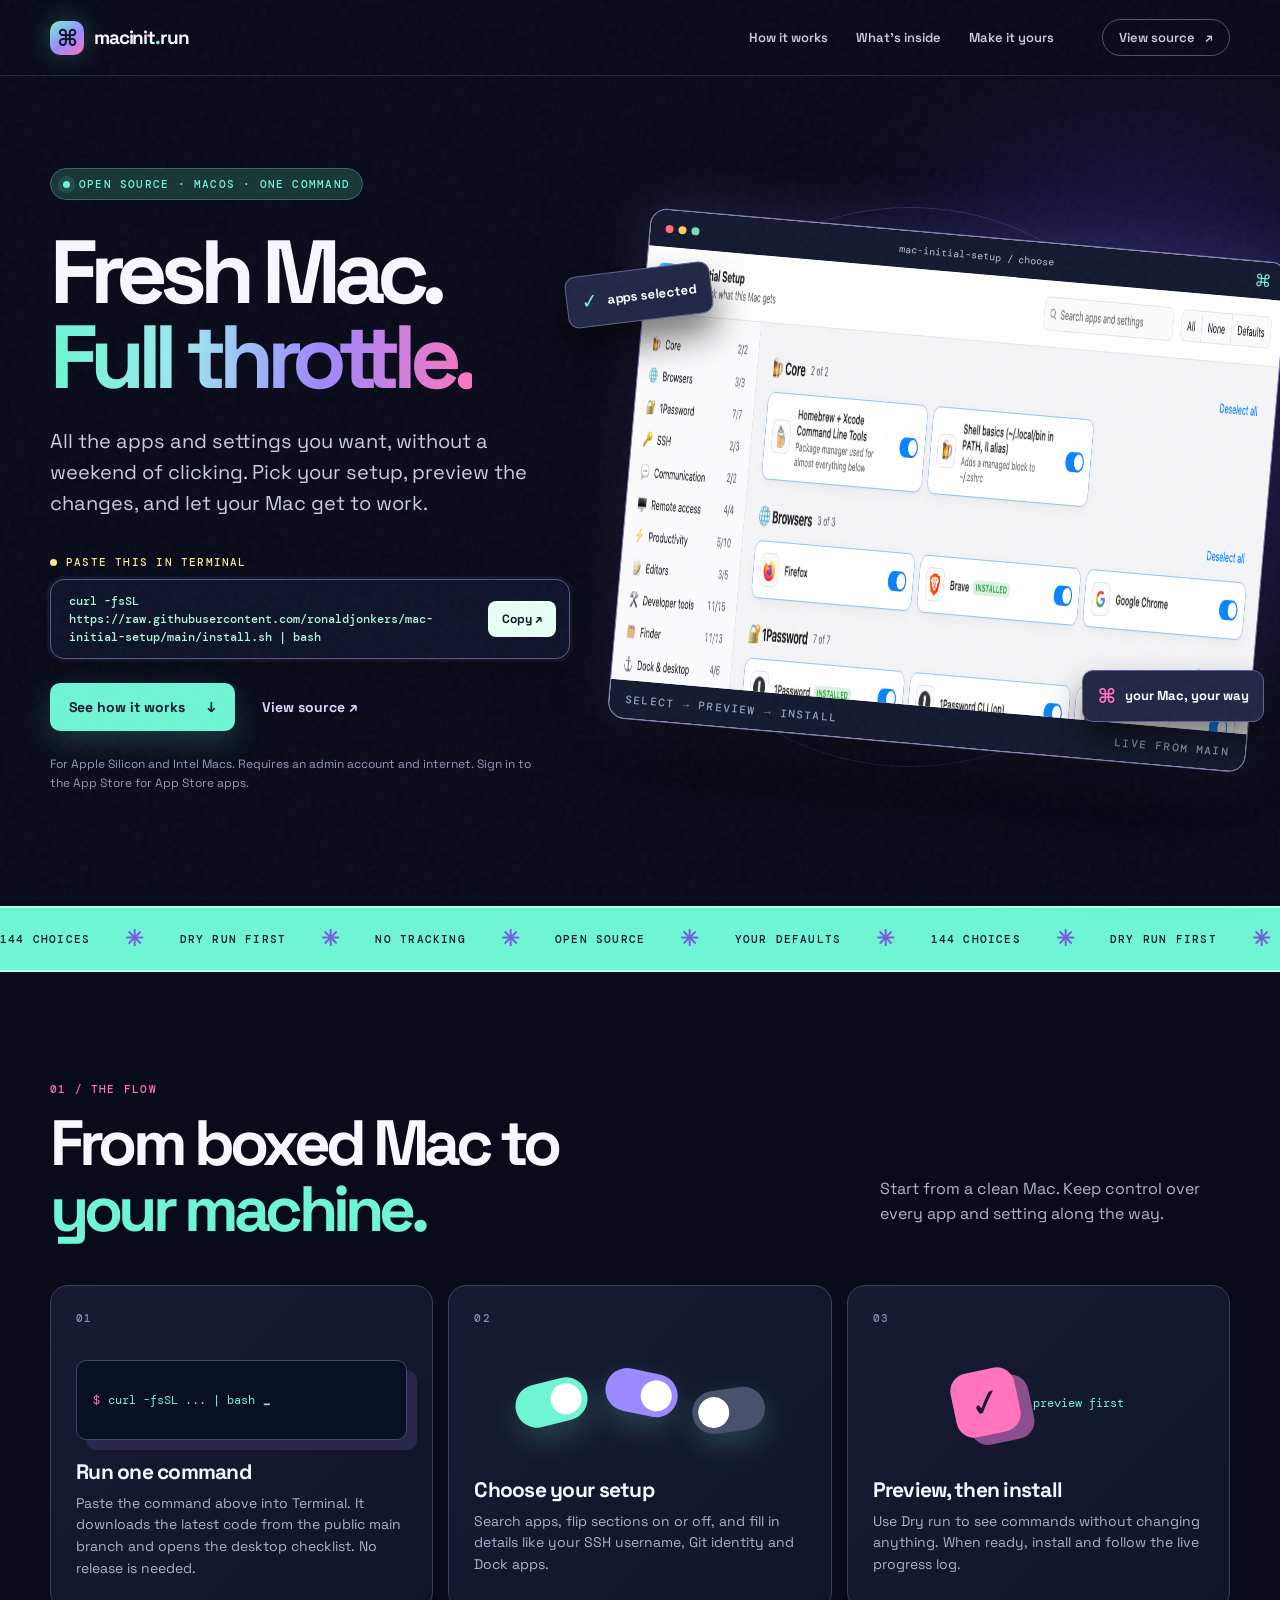
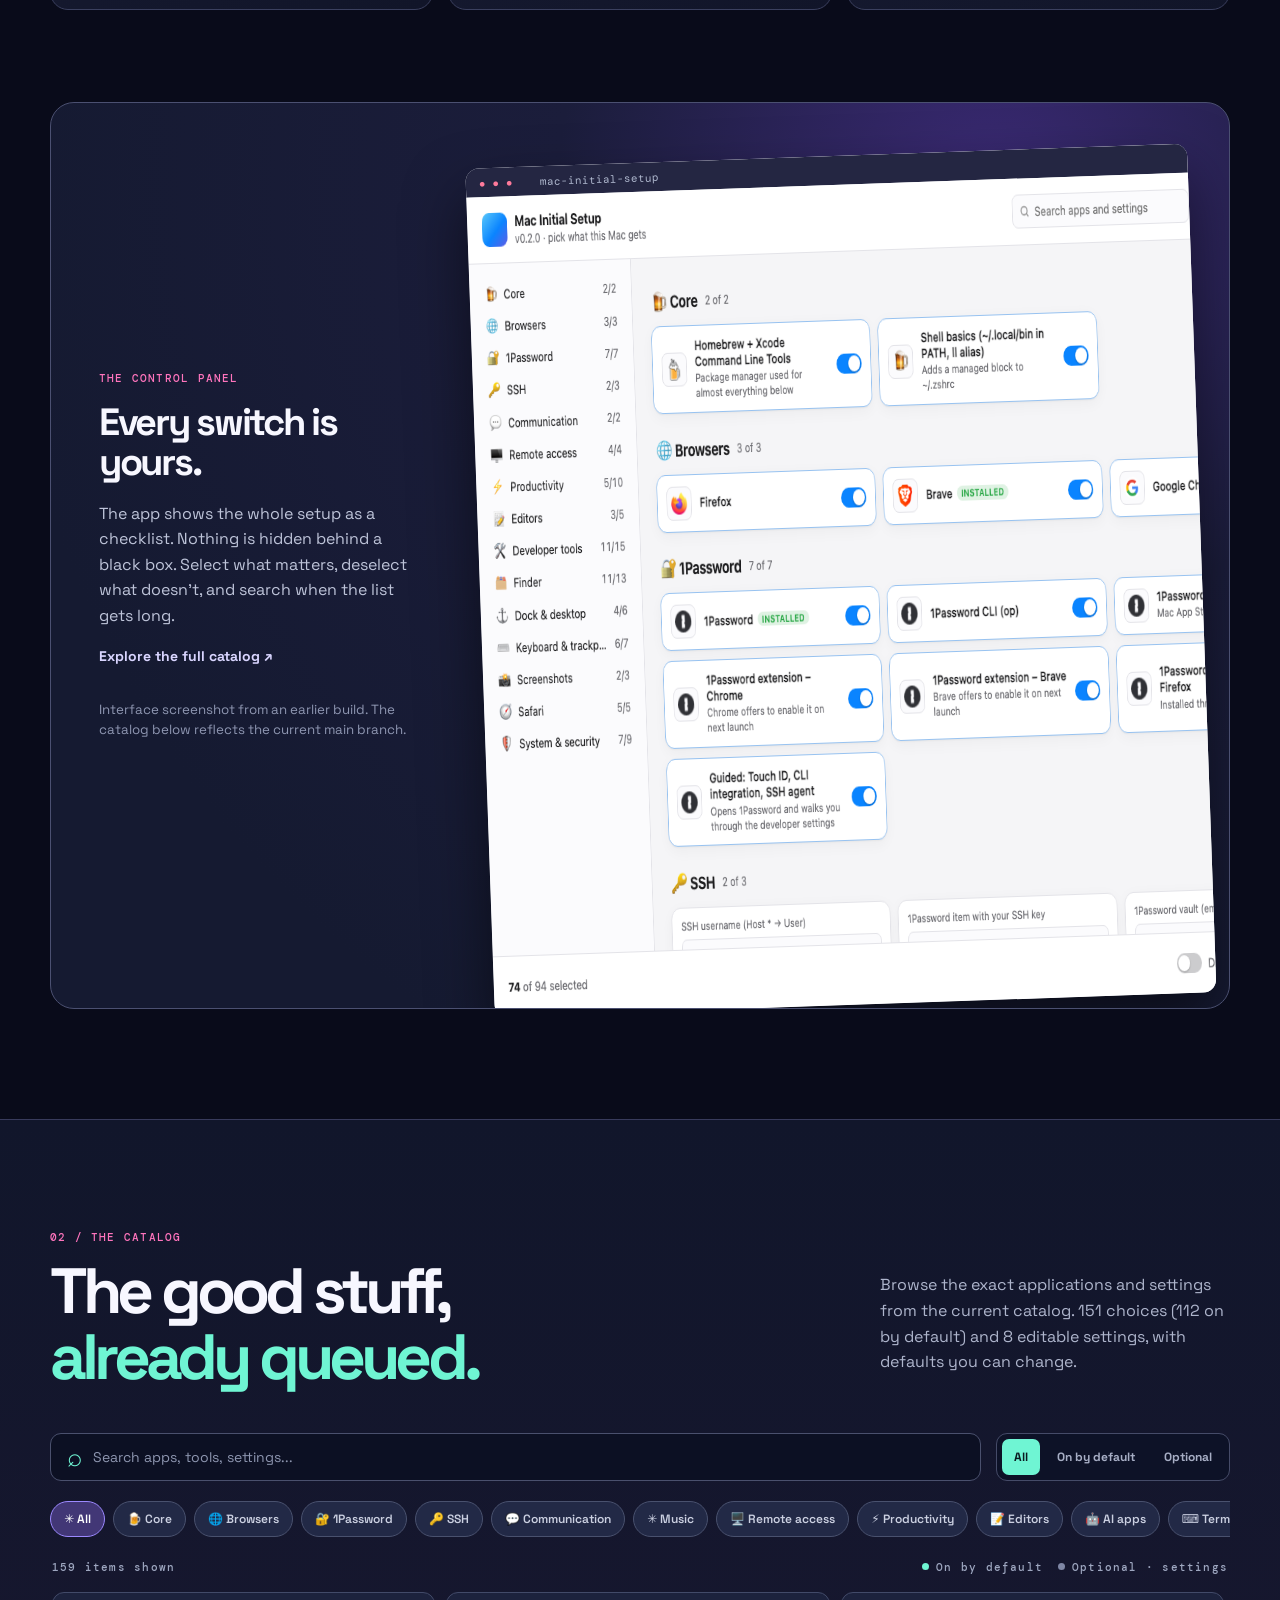
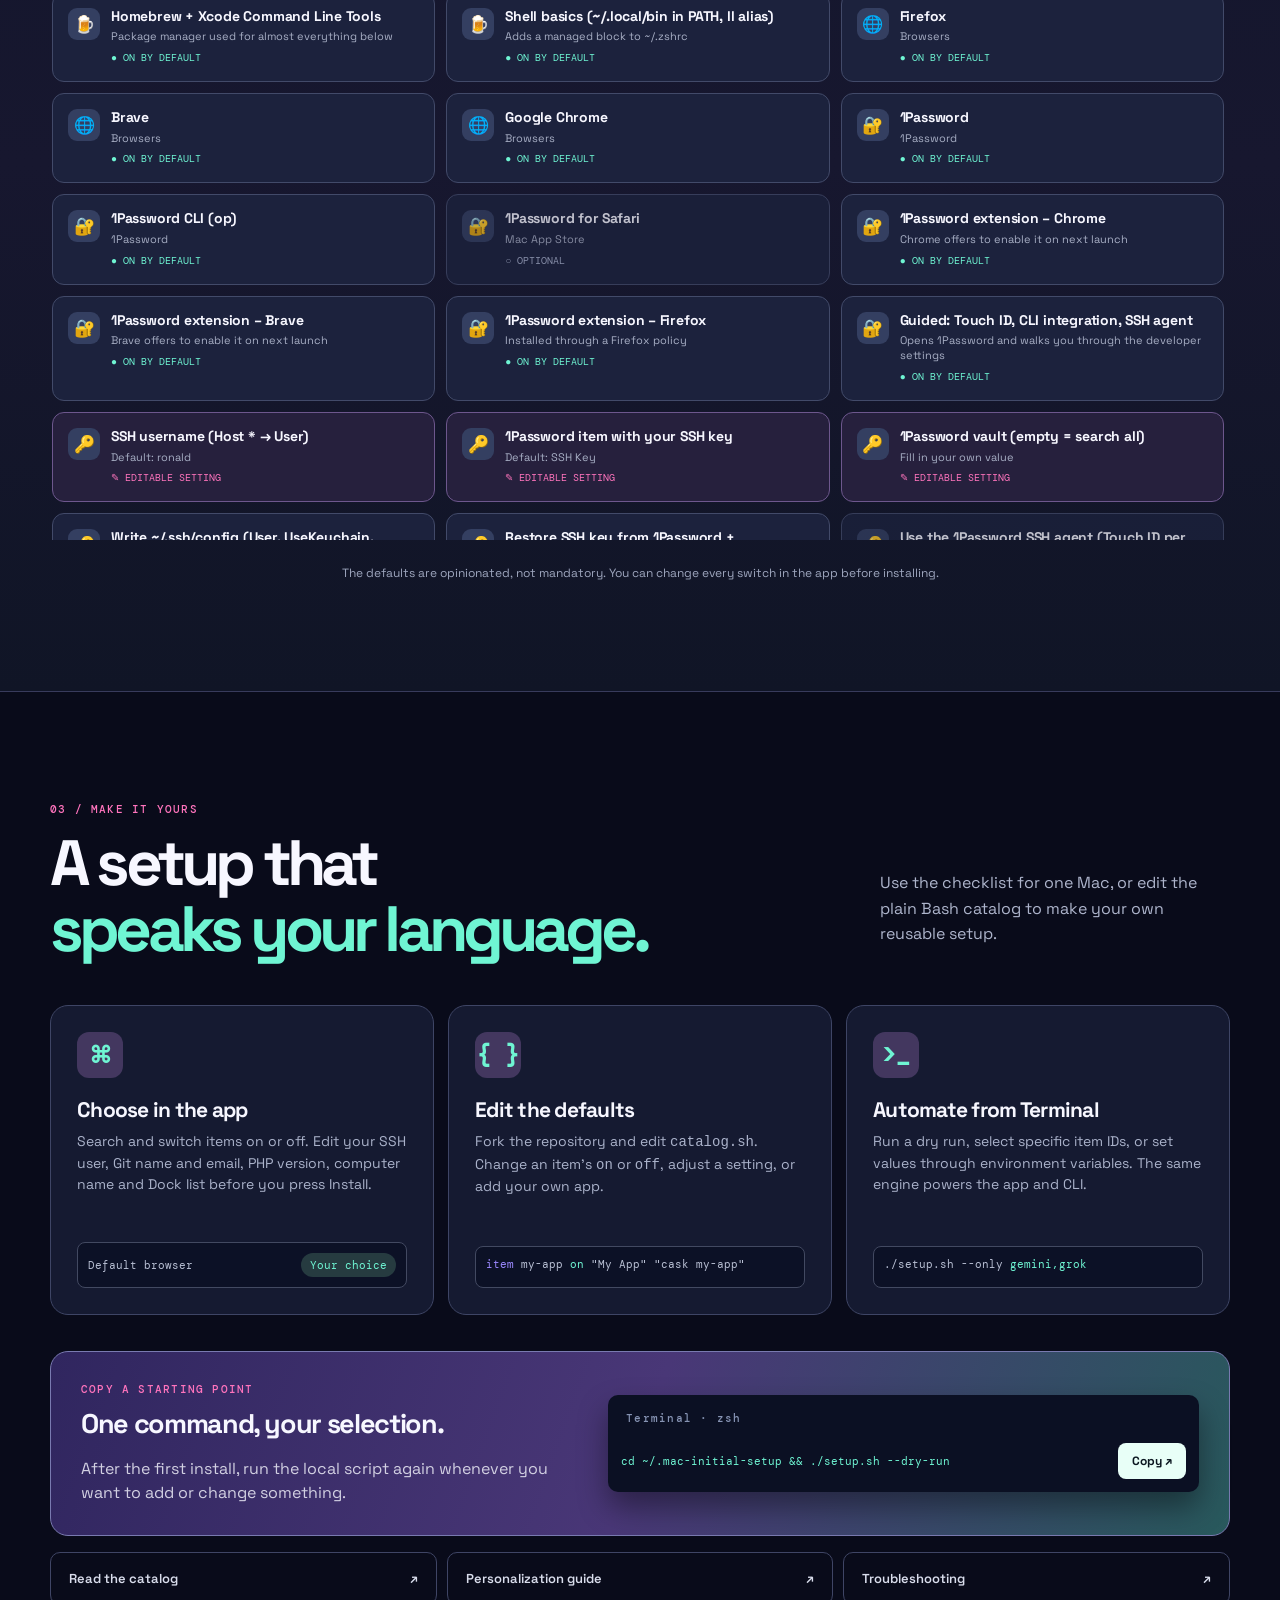
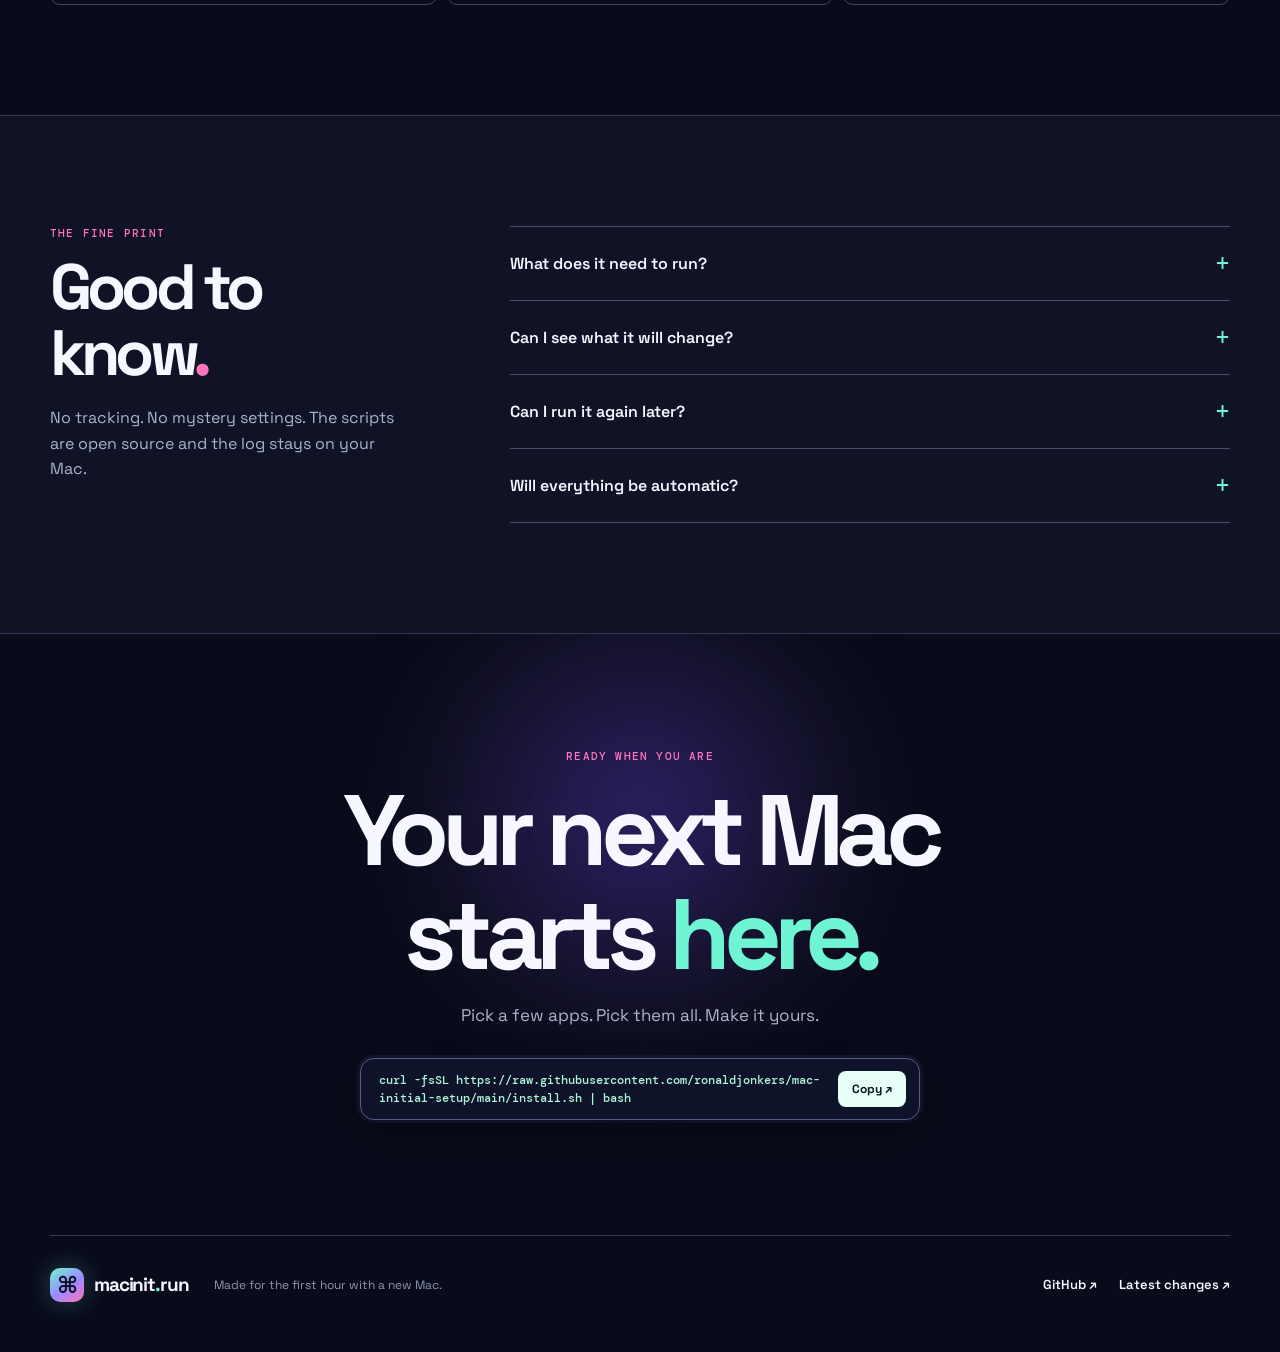
<file: site/index.html>
<!doctype html>
<html lang="en">
<head>
  <meta charset="utf-8">
  <meta name="viewport" content="width=device-width, initial-scale=1">
  <meta name="theme-color" content="#090b1a">
  <meta name="description" content="Turn a fresh Mac into your Mac. Pick apps and settings, preview every change, then install with one command.">
  <meta property="og:title" content="Mac Initial Setup — Fresh Mac. Full throttle.">
  <meta property="og:description" content="One command. Your apps, tools and Mac settings, ready to choose.">
  <meta property="og:type" content="website">
  <meta property="og:url" content="https://macinit.run/">
  <title>Mac Initial Setup — Fresh Mac. Full throttle.</title>
  <link rel="icon" href="assets/favicon.svg" type="image/svg+xml">
  <link rel="preconnect" href="https://fonts.googleapis.com">
  <link rel="preconnect" href="https://fonts.gstatic.com" crossorigin>
  <link href="https://fonts.googleapis.com/css2?family=DM+Mono:wght@400;500&family=Space+Grotesk:wght@400;500;600;700&display=swap" rel="stylesheet">
  <link rel="stylesheet" href="styles.css">
  <script src="app.js" defer></script>
</head>
<body>
  <div class="noise" aria-hidden="true"></div>
  <div class="progress" id="progress" aria-hidden="true"></div>
  <header class="site-header">
    <a class="brand" href="#top" aria-label="Mac Initial Setup home"><span class="brand-mark">⌘</span><span>macinit<span class="brand-dot">.</span>run</span></a>
    <nav aria-label="Main navigation">
      <a href="#how">How it works</a><a href="#inside">What's inside</a><a href="#customize">Make it yours</a>
    </nav>
    <a class="header-github" href="https://github.com/ronaldjonkers/mac-initial-setup" target="_blank" rel="noopener">View source <span aria-hidden="true">↗</span></a>
  </header>

  <main id="top">
    <section class="hero wrap" aria-labelledby="hero-title">
      <div class="hero-glow" aria-hidden="true"></div>
      <div class="hero-copy reveal">
        <div class="eyebrow"><span class="pulse"></span> OPEN SOURCE · MACOS · ONE COMMAND</div>
        <h1 id="hero-title">Fresh Mac.<br><span>Full throttle.</span></h1>
        <p class="hero-lead">All the apps and settings you want, without a weekend of clicking. Pick your setup, preview the changes, and let your Mac get to work.</p>
        <div class="command-label"><span class="command-dot"></span> PASTE THIS IN TERMINAL</div>
        <div class="command-box">
          <code id="install-command">curl -fsSL https://raw.githubusercontent.com/ronaldjonkers/mac-initial-setup/main/install.sh | bash</code>
          <button class="copy-button" data-copy="install-command" aria-label="Copy installation command">Copy <span aria-hidden="true">↗</span></button>
        </div>
        <div class="hero-actions"><a class="button button-primary" href="#how">See how it works <span aria-hidden="true">↓</span></a><a class="text-link" href="https://github.com/ronaldjonkers/mac-initial-setup" target="_blank" rel="noopener">View source ↗</a></div>
        <p class="hero-footnote">For Apple Silicon and Intel Macs. Requires an admin account and internet. Sign in to the App Store for App Store apps.</p>
      </div>
      <div class="hero-visual reveal" aria-label="Preview of the Mac Initial Setup app">
        <div class="orbit orbit-a"></div><div class="orbit orbit-b"></div>
        <div class="float-chip chip-one"><span>✓</span> apps selected</div>
        <div class="float-chip chip-two"><span>⌘</span> your Mac, your way</div>
        <div class="window-shell">
          <div class="window-top"><span class="traffic"><i></i><i></i><i></i></span><span>mac-initial-setup / choose</span><span class="window-symbol">⌘</span></div>
          <div class="window-image"><img src="assets/setup-overview.png" width="1180" height="820" alt="Mac Initial Setup checklist with sections, app cards and switches" fetchpriority="high"></div>
          <div class="window-bottom"><span>SELECT → PREVIEW → INSTALL</span><span>LIVE FROM MAIN</span></div>
        </div>
      </div>
    </section>

    <div class="ticker" aria-label="Key features"><div class="ticker-track"><span>144 CHOICES</span><b>✳</b><span>DRY RUN FIRST</span><b>✳</b><span>NO TRACKING</span><b>✳</b><span>OPEN SOURCE</span><b>✳</b><span>YOUR DEFAULTS</span><b>✳</b><span>144 CHOICES</span><b>✳</b><span>DRY RUN FIRST</span><b>✳</b><span>NO TRACKING</span><b>✳</b><span>OPEN SOURCE</span><b>✳</b><span>YOUR DEFAULTS</span><b>✳</b></div></div>

    <section class="section wrap" id="how" aria-labelledby="how-title">
      <div class="section-heading reveal"><div><p class="kicker">01 / THE FLOW</p><h2 id="how-title">From boxed Mac to<br><em>your machine.</em></h2></div><p>Start from a clean Mac. Keep control over every app and setting along the way.</p></div>
      <div class="steps">
        <article class="step-card reveal"><div class="step-number">01</div><div class="step-art art-terminal" aria-hidden="true"><span>$</span><i>curl -fsSL ... | bash</i><b>_</b></div><h3>Run one command</h3><p>Paste the command above into Terminal. It downloads the latest code from the public main branch and opens the desktop checklist. No release is needed.</p></article>
        <article class="step-card reveal"><div class="step-number">02</div><div class="step-art art-switches" aria-hidden="true"><i class="switch-on"></i><i class="switch-on"></i><i class="switch-off"></i></div><h3>Choose your setup</h3><p>Search apps, flip sections on or off, and fill in details like your SSH username, Git identity and Dock apps.</p></article>
        <article class="step-card reveal"><div class="step-number">03</div><div class="step-art art-check" aria-hidden="true"><span>✓</span><i>preview first</i></div><h3>Preview, then install</h3><p>Use Dry run to see commands without changing anything. When ready, install and follow the live progress log.</p></article>
      </div>
      <div class="screenshot-story reveal">
        <div class="screenshot-copy"><p class="kicker">THE CONTROL PANEL</p><h3>Every switch is yours.</h3><p>The app shows the whole setup as a checklist. Nothing is hidden behind a black box. Select what matters, deselect what doesn't, and search when the list gets long.</p><a href="#inside" class="text-link">Explore the full catalog ↗</a><small>Interface screenshot from an earlier build. The catalog below reflects the current main branch.</small></div>
        <div class="screenshot-frame"><div class="screenshot-title"><span>● ● ●</span> mac-initial-setup</div><img src="assets/setup-overview.png" width="1180" height="820" alt="Close view of the application checklist and its selected app cards" loading="lazy"></div>
      </div>
    </section>

    <section class="section catalog-section" id="inside" aria-labelledby="inside-title"><div class="wrap">
      <div class="section-heading reveal"><div><p class="kicker">02 / THE CATALOG</p><h2 id="inside-title">The good stuff,<br><em>already queued.</em></h2></div><p>Browse the exact applications and settings from the current catalog. <span id="catalog-count">144 choices and 8 editable settings</span>, with defaults you can change.</p></div>
      <div class="catalog-toolbar"><label class="search-wrap"><span aria-hidden="true">⌕</span><span class="sr-only">Search apps and settings</span><input id="catalog-search" type="search" placeholder="Search apps, tools, settings..." autocomplete="off"></label><div class="filter-group" role="group" aria-label="Filter items"><button class="filter active" data-filter="all" aria-pressed="true">All</button><button class="filter" data-filter="on" aria-pressed="false">On by default</button><button class="filter" data-filter="off" aria-pressed="false">Optional</button></div></div>
      <div class="category-rail" id="category-rail" aria-label="Catalog categories"></div>
      <div class="catalog-meta"><span id="result-count">Loading catalog…</span><span><i class="legend-dot"></i> On by default <i class="legend-dot optional"></i> Optional · settings</span></div>
      <div class="catalog-grid" id="catalog-grid"></div>
      <p class="catalog-note">The defaults are opinionated, not mandatory. You can change every switch in the app before installing.</p>
    </div></section>

    <section class="section wrap" id="customize" aria-labelledby="customize-title">
      <div class="section-heading reveal"><div><p class="kicker">03 / MAKE IT YOURS</p><h2 id="customize-title">A setup that<br><em>speaks your language.</em></h2></div><p>Use the checklist for one Mac, or edit the plain Bash catalog to make your own reusable setup.</p></div>
      <div class="custom-grid">
        <div class="custom-card reveal"><span class="card-icon">⌘</span><h3>Choose in the app</h3><p>Search and switch items on or off. Edit your SSH user, Git name and email, PHP version, computer name and Dock list before you press Install.</p><div class="mini-setting"><span>Default browser</span><span class="mini-pill">Your choice</span></div></div>
        <div class="custom-card reveal"><span class="card-icon">{ }</span><h3>Edit the defaults</h3><p>Fork the repository and edit <code>catalog.sh</code>. Change an item's <code>on</code> or <code>off</code>, adjust a setting, or add your own app.</p><div class="code-mini"><span class="purple">item</span> my-app <span class="lime">on</span> "My App" "cask my-app"</div></div>
        <div class="custom-card reveal"><span class="card-icon">&gt;_</span><h3>Automate from Terminal</h3><p>Run a dry run, select specific item IDs, or set values through environment variables. The same engine powers the app and CLI.</p><div class="code-mini">./setup.sh --only <span class="lime">gemini,grok</span></div></div>
      </div>
      <div class="recipe reveal"><div><p class="kicker">COPY A STARTING POINT</p><h3>One command, your selection.</h3><p>After the first install, run the local script again whenever you want to add or change something.</p></div><div class="recipe-terminal"><div class="recipe-tab">Terminal · zsh</div><code id="recipe-command">cd ~/.mac-initial-setup &amp;&amp; ./setup.sh --dry-run</code><button class="copy-button" data-copy="recipe-command">Copy ↗</button></div></div>
      <div class="details-row"><a href="https://github.com/ronaldjonkers/mac-initial-setup/blob/main/catalog.sh" target="_blank" rel="noopener">Read the catalog <span>↗</span></a><a href="https://github.com/ronaldjonkers/mac-initial-setup#make-it-yours" target="_blank" rel="noopener">Personalization guide <span>↗</span></a><a href="https://github.com/ronaldjonkers/mac-initial-setup#troubleshooting" target="_blank" rel="noopener">Troubleshooting <span>↗</span></a></div>
    </section>

    <section class="section faq-section" id="faq"><div class="wrap faq-layout"><div><p class="kicker">THE FINE PRINT</p><h2>Good to know<span class="accent-period">.</span></h2><p>No tracking. No mystery settings. The scripts are open source and the log stays on your Mac.</p></div><div class="faq-list"><details><summary>What does it need to run?</summary><p>A Mac with an admin account, internet access and macOS. Both Apple Silicon and Intel are supported. Sign in to the App Store before installing App Store apps.</p></details><details><summary>Can I see what it will change?</summary><p>Yes. Turn on Dry run in the app, or run <code>./setup.sh --dry-run</code> in Terminal. It prints planned commands without applying them.</p></details><details><summary>Can I run it again later?</summary><p>Yes. Installed apps are skipped. The run writes a log to <code>~/Library/Logs/mac-initial-setup.log</code>; failed items can be retried by ID.</p></details><details><summary>Will everything be automatic?</summary><p>Some account sign-ins and browser extensions still need you. macOS also requires you to place Calendar and Reminders widgets through Edit Widgets after the script clears old widgets.</p></details></div></div></section>

    <section class="closing wrap reveal"><div class="closing-orb" aria-hidden="true"></div><p class="kicker">READY WHEN YOU ARE</p><h2>Your next Mac<br>starts <em>here.</em></h2><p>Pick a few apps. Pick them all. Make it yours.</p><div class="command-box closing-command"><code id="bottom-command">curl -fsSL https://raw.githubusercontent.com/ronaldjonkers/mac-initial-setup/main/install.sh | bash</code><button class="copy-button" data-copy="bottom-command">Copy ↗</button></div></section>
  </main>
  <footer class="site-footer wrap"><a class="brand" href="#top"><span class="brand-mark">⌘</span><span>macinit<span class="brand-dot">.</span>run</span></a><p>Made for the first hour with a new Mac.</p><div><a href="https://github.com/ronaldjonkers/mac-initial-setup" target="_blank" rel="noopener">GitHub ↗</a><a href="https://github.com/ronaldjonkers/mac-initial-setup/commits/main" target="_blank" rel="noopener">Latest changes ↗</a></div></footer>
</body>
</html>
</file>
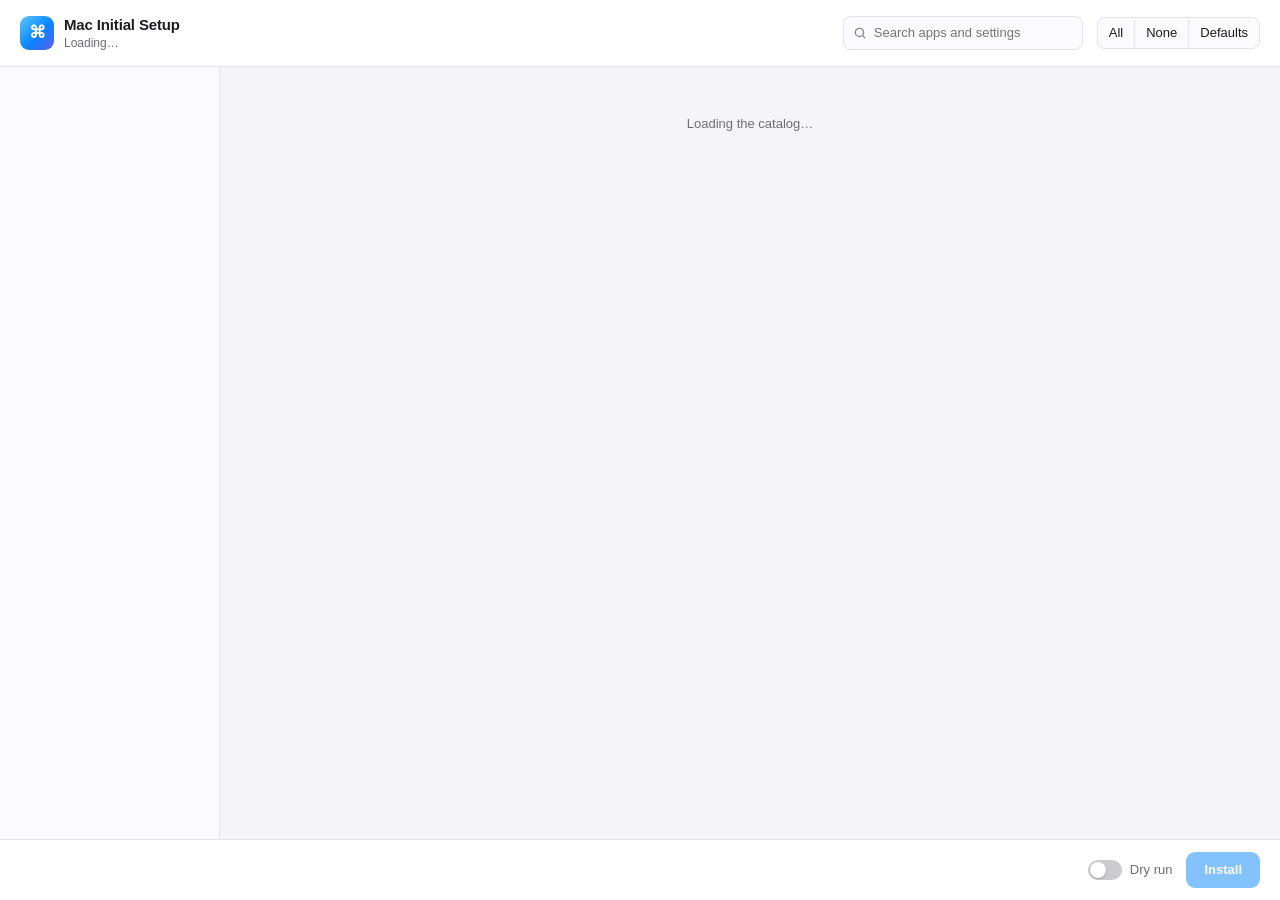
<file: app/ui/index.html>
<!doctype html>
<html lang="en">
<head>
<meta charset="utf-8">
<meta name="viewport" content="width=device-width, initial-scale=1">
<title>Mac Initial Setup</title>
<style>
:root {
  --bg: #f5f5f7; --panel: #ffffff; --panel-2: #fbfbfd; --line: #e3e3e8; --text: #1d1d1f; --muted: #6e6e73;
  --accent: #0a84ff; --accent-soft: rgba(10,132,255,.10); --ok: #28a745; --fail: #e5484d; --warn: #c27c0e;
  --shadow: 0 1px 2px rgba(0,0,0,.05), 0 4px 16px rgba(0,0,0,.04);
  --radius: 12px;
  color-scheme: light;
}
@media (prefers-color-scheme: dark) {
  :root {
    --bg: #18181a; --panel: #232326; --panel-2: #1d1d20; --line: #333338; --text: #f2f2f4; --muted: #9a9aa2;
    --accent: #3b9bff; --accent-soft: rgba(59,155,255,.16); --ok: #3fbf62; --fail: #ff6369; --warn: #e3a33a;
    --shadow: 0 1px 2px rgba(0,0,0,.3);
    color-scheme: dark;
  }
}
* { box-sizing: border-box; }
html, body { height: 100%; }
body {
  margin: 0; background: var(--bg); color: var(--text);
  font: 13px/1.4 -apple-system, BlinkMacSystemFont, "SF Pro Text", "Helvetica Neue", sans-serif;
  -webkit-user-select: none; user-select: none; overflow: hidden;
}
button { font: inherit; color: inherit; }
input { font: inherit; color: inherit; }
[hidden] { display: none !important; }

.app { display: grid; grid-template-rows: auto 1fr auto; height: 100vh; }

/* ---------- top bar ---------- */
.top {
  display: flex; align-items: center; gap: 14px; padding: 14px 20px;
  background: var(--panel); border-bottom: 1px solid var(--line);
}
.brand { display: flex; align-items: center; gap: 10px; min-width: 0; }
.brand-mark {
  width: 34px; height: 34px; border-radius: 9px; flex: none;
  background: linear-gradient(135deg, #5ac8fa, #0a84ff 55%, #5e5ce6);
  display: grid; place-items: center; color: #fff; font-weight: 700; font-size: 17px;
}
.brand h1 { font-size: 15px; margin: 0; font-weight: 650; letter-spacing: -.01em; }
.brand p { margin: 0; color: var(--muted); font-size: 12px; }
.spacer { flex: 1; }
.search {
  width: 240px; max-width: 30vw; padding: 7px 10px 7px 30px; border-radius: 8px;
  border: 1px solid var(--line); background: var(--panel-2) no-repeat 9px 50%/14px;
  background-image: url("data:image/svg+xml,%3Csvg xmlns='http://www.w3.org/2000/svg' viewBox='0 0 24 24' fill='none' stroke='%23888' stroke-width='2.4' stroke-linecap='round'%3E%3Ccircle cx='11' cy='11' r='7'/%3E%3Cpath d='M20 20l-3.5-3.5'/%3E%3C/svg%3E");
  outline: none;
}
.search:focus { border-color: var(--accent); box-shadow: 0 0 0 3px var(--accent-soft); }
.seg { display: inline-flex; border: 1px solid var(--line); border-radius: 8px; overflow: hidden; background: var(--panel-2); }
.seg button { border: 0; background: none; padding: 6px 11px; cursor: pointer; }
.seg button + button { border-left: 1px solid var(--line); }
.seg button:hover { background: var(--accent-soft); }

/* ---------- main area ---------- */
.main { display: grid; grid-template-columns: 220px 1fr; min-height: 0; }
.nav { overflow-y: auto; padding: 14px 10px; border-right: 1px solid var(--line); background: var(--panel-2); }
.nav a {
  display: flex; align-items: center; gap: 8px; padding: 7px 10px; border-radius: 7px;
  color: var(--text); text-decoration: none; cursor: pointer;
}
.nav a:hover { background: var(--accent-soft); }
.nav a.active { background: var(--accent); color: #fff; }
.nav a.active .count { color: rgba(255,255,255,.85); }
.nav .emoji { width: 18px; text-align: center; }
.nav .name { flex: 1; white-space: nowrap; overflow: hidden; text-overflow: ellipsis; }
.nav .count { color: var(--muted); font-variant-numeric: tabular-nums; font-size: 12px; }

.content { overflow-y: auto; padding: 8px 24px 40px; scroll-behavior: smooth; }
.section { padding-top: 18px; }
.section-head { display: flex; align-items: center; gap: 10px; margin: 6px 2px 10px; }
.section-head h2 { font-size: 17px; margin: 0; font-weight: 650; letter-spacing: -.01em; }
.section-head .count { color: var(--muted); font-size: 12px; }
.section-head .spacer { flex: 1; }
.link-btn { border: 0; background: none; color: var(--accent); cursor: pointer; padding: 4px 6px; border-radius: 6px; }
.link-btn:hover { background: var(--accent-soft); }

.settings { display: grid; grid-template-columns: repeat(auto-fill, minmax(260px, 1fr)); gap: 10px; margin-bottom: 10px; }
.setting {
  background: var(--panel); border: 1px solid var(--line); border-radius: var(--radius); padding: 10px 12px;
  box-shadow: var(--shadow);
}
.setting label { display: block; font-size: 11.5px; color: var(--muted); margin-bottom: 5px; }
.setting input {
  width: 100%; border: 1px solid var(--line); background: var(--panel-2); border-radius: 7px; padding: 6px 8px;
  outline: none; -webkit-user-select: text; user-select: text;
}
.setting input:focus { border-color: var(--accent); box-shadow: 0 0 0 3px var(--accent-soft); }

.grid { display: grid; grid-template-columns: repeat(auto-fill, minmax(250px, 1fr)); gap: 10px; }
.card {
  display: flex; align-items: center; gap: 11px; padding: 11px 12px; cursor: pointer;
  background: var(--panel); border: 1px solid var(--line); border-radius: var(--radius); box-shadow: var(--shadow);
  transition: border-color .12s, background .12s, opacity .12s;
}
.card:hover { border-color: color-mix(in srgb, var(--accent) 45%, var(--line)); }
.card.off { opacity: .55; }
.card.off:hover { opacity: .85; }
.card.on { border-color: color-mix(in srgb, var(--accent) 35%, var(--line)); }
.icon {
  width: 34px; height: 34px; border-radius: 8px; flex: none; display: grid; place-items: center;
  background: var(--panel-2); border: 1px solid var(--line); overflow: hidden; font-size: 17px;
}
.icon img { width: 22px; height: 22px; }
.card .txt { flex: 1; min-width: 0; }
.card .label { font-weight: 560; line-height: 1.25; }
.card .desc { color: var(--muted); font-size: 11.5px; margin-top: 2px; line-height: 1.3; }
.badge {
  display: inline-block; font-size: 10px; font-weight: 600; letter-spacing: .02em; padding: 1px 6px; border-radius: 99px;
  background: color-mix(in srgb, var(--ok) 15%, transparent); color: var(--ok); margin-left: 6px; vertical-align: 1px;
}
.switch {
  width: 34px; height: 20px; border-radius: 99px; background: color-mix(in srgb, var(--muted) 35%, transparent);
  position: relative; flex: none; transition: background .15s;
}
.switch::after {
  content: ""; position: absolute; top: 2px; left: 2px; width: 16px; height: 16px; border-radius: 50%;
  background: #fff; box-shadow: 0 1px 2px rgba(0,0,0,.25); transition: transform .15s;
}
.on > .switch, .switch.on { background: var(--accent); }
.on > .switch::after, .switch.on::after { transform: translateX(14px); }
.empty { color: var(--muted); padding: 40px; text-align: center; }

/* ---------- bottom bar ---------- */
.bottom {
  display: flex; align-items: center; gap: 14px; padding: 12px 20px;
  background: var(--panel); border-top: 1px solid var(--line);
}
.summary { color: var(--muted); }
.summary b { color: var(--text); }
.check { display: inline-flex; align-items: center; gap: 8px; cursor: pointer; color: var(--muted); }
.primary {
  border: 0; background: var(--accent); color: #fff; font-weight: 600; padding: 9px 18px; border-radius: 9px; cursor: pointer;
}
.primary:hover { filter: brightness(1.07); }
.primary:disabled { opacity: .5; cursor: default; }
.secondary {
  border: 1px solid var(--line); background: var(--panel-2); padding: 8px 14px; border-radius: 9px; cursor: pointer;
}
.secondary:hover { background: var(--accent-soft); }

/* ---------- progress ---------- */
.progress-view { display: grid; grid-template-columns: minmax(280px, 380px) 1fr; min-height: 0; }
.steps { overflow-y: auto; border-right: 1px solid var(--line); padding: 14px 10px; background: var(--panel-2); }
.steps h3 { font-size: 11px; text-transform: uppercase; letter-spacing: .06em; color: var(--muted); margin: 14px 10px 6px; }
.step { display: flex; align-items: center; gap: 9px; padding: 5px 10px; border-radius: 7px; }
.step .st { width: 16px; height: 16px; flex: none; display: grid; place-items: center; font-size: 12px; font-weight: 700; }
.step.pending { color: var(--muted); }
.step.pending .st::before { content: ""; width: 7px; height: 7px; border-radius: 50%; background: color-mix(in srgb, var(--muted) 45%, transparent); }
.step.running { background: var(--accent-soft); font-weight: 600; }
.step.running .st::before {
  content: ""; width: 12px; height: 12px; border-radius: 50%; border: 2px solid var(--accent); border-right-color: transparent;
  animation: spin .8s linear infinite;
}
.step.done .st { color: var(--ok); } .step.done .st::before { content: "✓"; }
.step.fail .st { color: var(--fail); } .step.fail .st::before { content: "✕"; }
@keyframes spin { to { transform: rotate(360deg); } }
.right { display: grid; grid-template-rows: auto auto 1fr; min-height: 0; padding: 16px 20px; gap: 12px; }
.bar { height: 8px; border-radius: 99px; background: var(--line); overflow: hidden; }
.bar > div { height: 100%; width: 0; background: var(--accent); transition: width .3s; }
.status-line { display: flex; align-items: baseline; gap: 10px; }
.status-line h2 { margin: 0; font-size: 17px; }
.status-line span { color: var(--muted); }
.followups {
  background: color-mix(in srgb, var(--warn) 10%, var(--panel)); border: 1px solid color-mix(in srgb, var(--warn) 35%, var(--line));
  border-radius: var(--radius); padding: 10px 14px;
}
.followups b { display: block; margin-bottom: 4px; }
.followups ul { margin: 0; padding-left: 18px; }
.followups li { margin: 2px 0; -webkit-user-select: text; user-select: text; }
.log {
  margin: 0; overflow: auto; background: #111214; color: #d9d9de; border-radius: var(--radius); padding: 12px 14px;
  font: 11.5px/1.5 ui-monospace, "SF Mono", Menlo, monospace; white-space: pre-wrap; word-break: break-word;
  -webkit-user-select: text; user-select: text; min-height: 120px;
}
.log .h { color: #7cc4ff; font-weight: 700; }
.log .ok { color: #6fdc8c; } .log .err { color: #ff8389; } .log .warn { color: #f0c36b; } .log .dim { color: #8b8b93; }

/* ---------- modal ---------- */
.overlay {
  position: fixed; inset: 0; background: rgba(0,0,0,.35); display: grid; place-items: center; z-index: 10;
  animation: fade .12s ease-out;
}
@keyframes fade { from { opacity: 0; } }
.modal {
  width: min(520px, calc(100vw - 40px)); max-height: calc(100vh - 60px); overflow: auto;
  background: var(--panel); border-radius: 14px; padding: 22px; box-shadow: 0 20px 60px rgba(0,0,0,.35);
}
.modal h3 { margin: 0 0 8px; font-size: 16px; }
.modal p, .modal .msg { color: var(--muted); margin: 0 0 14px; white-space: pre-wrap; -webkit-user-select: text; user-select: text; }
.modal .msg { color: var(--text); }
.modal .actions { display: flex; justify-content: flex-end; gap: 8px; margin-top: 16px; }
.modal input[type=password] {
  width: 100%; padding: 9px 11px; border-radius: 8px; border: 1px solid var(--line); background: var(--panel-2); outline: none;
  -webkit-user-select: text; user-select: text;
}
.modal input[type=password]:focus { border-color: var(--accent); box-shadow: 0 0 0 3px var(--accent-soft); }
.modal .error { color: var(--fail); margin-top: 8px; min-height: 1em; }
.chips { display: flex; flex-wrap: wrap; gap: 6px; margin-bottom: 14px; }
.chip { background: var(--accent-soft); color: var(--accent); border-radius: 99px; padding: 3px 9px; font-size: 12px; }
</style>
</head>
<body>
<div class="app">
  <header class="top">
    <div class="brand">
      <div class="brand-mark">⌘</div>
      <div><h1>Mac Initial Setup</h1><p id="subtitle">Loading…</p></div>
    </div>
    <div class="spacer"></div>
    <input id="search" class="search" type="search" placeholder="Search apps and settings" autocomplete="off">
    <div class="seg" id="bulk">
      <button data-bulk="all">All</button><button data-bulk="none">None</button><button data-bulk="defaults">Defaults</button>
    </div>
  </header>

  <main class="main" id="pick-view">
    <nav class="nav" id="nav"></nav>
    <div class="content" id="content"><div class="empty">Loading the catalog…</div></div>
  </main>

  <main class="progress-view" id="run-view" hidden>
    <aside class="steps" id="steps"></aside>
    <section class="right">
      <div>
        <div class="status-line"><h2 id="run-title">Installing…</h2><span id="run-count"></span></div>
        <div class="bar" style="margin-top:10px"><div id="run-bar"></div></div>
      </div>
      <div class="followups" id="followups" hidden><b>Still to do by hand</b><ul id="followup-list"></ul></div>
      <pre class="log" id="log"></pre>
    </section>
  </main>

  <footer class="bottom">
    <div class="summary" id="summary"></div>
    <div class="spacer"></div>
    <label class="check" id="dry-wrap" title="Show every command without changing anything">
      <span class="switch" id="dry-switch"></span> Dry run
    </label>
    <button class="secondary" id="quit-btn" hidden>Quit</button>
    <button class="primary" id="go" disabled>Install</button>
  </footer>
</div>

<div class="overlay" id="overlay" hidden><div class="modal" id="modal"></div></div>

<script>
"use strict";
const SECTION_EMOJI = {
  "Core": "🍺", "Browsers": "🌐", "1Password": "🔐", "SSH": "🔑", "Communication": "💬", "Remote access": "🖥️",
  "Productivity": "⚡️", "Editors": "📝", "AI apps": "🤖", "Terminal tools": "⌨️", "Programming languages": "🧑‍💻", "Developer tools": "🛠️", "Finder": "🗂️", "Dock & desktop": "⚓️",
  "Keyboard & trackpad": "⌨️", "Screenshots": "📸", "Safari": "🧭", "System & security": "🛡️",
};
const $ = (s, el = document) => el.querySelector(s);
const esc = s => String(s ?? "").replace(/[&<>"']/g, c => ({ "&": "&amp;", "<": "&lt;", ">": "&gt;", '"': "&quot;", "'": "&#39;" }[c]));
const send = msg => window.ipc.postMessage(JSON.stringify(msg));

const S = { sections: [], items: new Map(), settings: new Map(), dryRun: false, filter: "", phase: "pick" };

window.fatal = msg => { $("#content").innerHTML = `<div class="empty">${esc(msg)}</div>`; };

window.loadCatalog = data => {
  S.dryRun = data.dryRun; S.user = data.user;
  let sec = null;
  for (const row of data.rows) {
    if (row.kind === "section") {
      sec = { title: row.title, items: [], settings: [] };
      S.sections.push(sec);
    } else if (row.kind === "item") {
      const it = { ...row, sel: row.on, section: sec };
      sec.items.push(it); S.items.set(it.id, it);
    } else if (row.kind === "setting") {
      const st = { ...row, section: sec };
      sec.settings.push(st); S.settings.set(st.key, st);
    }
  }
  $("#subtitle").textContent = `v${data.version} · pick what this Mac gets`;
  $("#go").disabled = false;
  renderPick();
};

/* ----------------------------- pick view ------------------------------ */
function host(url) { try { return new URL(url).hostname; } catch { return ""; } }

function iconHtml(it) {
  const emoji = SECTION_EMOJI[it.section.title] || "•";
  if (!it.url) return `<div class="icon">${emoji}</div>`;
  const src = `https://icons.duckduckgo.com/ip3/${host(it.url)}.ico`;
  return `<div class="icon"><img src="${esc(src)}" alt="" onerror="this.parentNode.textContent='${emoji}'"></div>`;
}

function matches(it) {
  if (!S.filter) return true;
  const q = S.filter.toLowerCase();
  return (it.label + " " + it.desc + " " + it.id + " " + it.section.title).toLowerCase().includes(q);
}

function secCounts(sec) {
  return [sec.items.filter(i => i.sel).length, sec.items.length];
}

function renderPick() {
  const content = $("#content");
  let html = "";
  for (const [n, sec] of S.sections.entries()) {
    const items = sec.items.filter(matches);
    const settings = S.filter ? sec.settings.filter(s => (s.label + s.key).toLowerCase().includes(S.filter.toLowerCase())) : sec.settings;
    if (!items.length && !settings.length) continue;
    const [on, total] = secCounts(sec);
    html += `<section class="section" id="sec-${n}">
      <div class="section-head">
        <h2>${SECTION_EMOJI[sec.title] || ""} ${esc(sec.title)}</h2><span class="count" data-sec-count="${n}">${on} of ${total}</span>
        <div class="spacer"></div>
        <button class="link-btn" data-sec-toggle="${n}">${on === total ? "Deselect all" : "Select all"}</button>
      </div>`;
    if (settings.length) {
      html += `<div class="settings">` + settings.map(s => `
        <div class="setting" title="${esc(s.desc)}">
          <label for="set-${esc(s.key)}">${esc(s.label)}</label>
          <input id="set-${esc(s.key)}" data-setting="${esc(s.key)}" value="${esc(s.value)}" placeholder="${esc(s.desc)}" spellcheck="false">
        </div>`).join("") + `</div>`;
    }
    html += `<div class="grid">` + items.map(it => `
      <div class="card ${it.sel ? "on" : "off"}" data-item="${esc(it.id)}" title="${esc(it.desc || it.label)}">
        ${iconHtml(it)}
        <div class="txt">
          <div class="label">${esc(it.label)}${it.installed ? '<span class="badge">INSTALLED</span>' : ""}</div>
          ${it.desc ? `<div class="desc">${esc(it.desc)}</div>` : ""}
        </div>
        <div class="switch"></div>
      </div>`).join("") + `</div></section>`;
  }
  content.innerHTML = html || `<div class="empty">Nothing matches “${esc(S.filter)}”.</div>`;
  renderNav(); renderSummary();
}

function renderNav() {
  $("#nav").innerHTML = S.sections.map((sec, n) => {
    const [on, total] = secCounts(sec);
    return `<a data-nav="${n}"><span class="emoji">${SECTION_EMOJI[sec.title] || "•"}</span>
      <span class="name">${esc(sec.title)}</span><span class="count">${on}/${total}</span></a>`;
  }).join("");
}

function renderSummary() {
  const sel = [...S.items.values()].filter(i => i.sel).length;
  $("#summary").innerHTML = `<b>${sel}</b> of ${S.items.size} selected`;
  $("#go").textContent = S.dryRun ? `Preview ${sel} items` : `Install ${sel} items`;
  $("#go").disabled = sel === 0;
  $("#dry-switch").classList.toggle("on", S.dryRun);
}

function refreshCard(it) {
  const card = document.querySelector(`[data-item="${CSS.escape(it.id)}"]`);
  if (card) { card.classList.toggle("on", it.sel); card.classList.toggle("off", !it.sel); }
}

function refreshCounts() {
  S.sections.forEach((sec, n) => {
    const el = document.querySelector(`[data-sec-count="${n}"]`);
    const [on, total] = secCounts(sec);
    if (el) {
      el.textContent = `${on} of ${total}`;
      const btn = document.querySelector(`[data-sec-toggle="${n}"]`);
      if (btn) btn.textContent = on === total ? "Deselect all" : "Select all";
    }
  });
  renderNav(); renderSummary();
}

document.addEventListener("click", e => {
  const card = e.target.closest("[data-item]");
  if (card && S.phase === "pick") {
    const it = S.items.get(card.dataset.item);
    it.sel = !it.sel; refreshCard(it); refreshCounts(); return;
  }
  const tog = e.target.closest("[data-sec-toggle]");
  if (tog) {
    const sec = S.sections[+tog.dataset.secToggle];
    const [on, total] = secCounts(sec);
    sec.items.forEach(i => { i.sel = on !== total; refreshCard(i); });
    refreshCounts(); return;
  }
  const nav = e.target.closest("[data-nav]");
  if (nav) {
    if (S.filter) { S.filter = ""; $("#search").value = ""; renderPick(); }
    document.getElementById(`sec-${nav.dataset.nav}`)?.scrollIntoView();
    return;
  }
  const bulk = e.target.closest("[data-bulk]");
  if (bulk && S.phase === "pick") {
    for (const it of S.items.values()) it.sel = bulk.dataset.bulk === "all" ? true : bulk.dataset.bulk === "none" ? false : it.on;
    renderPick();
  }
});

document.addEventListener("input", e => {
  if (e.target.dataset.setting) S.settings.get(e.target.dataset.setting).value = e.target.value;
  if (e.target.id === "search") { S.filter = e.target.value.trim(); renderPick(); }
});

$("#content").addEventListener("scroll", () => {
  let current = 0;
  document.querySelectorAll(".section").forEach(s => {
    if (s.offsetTop - $("#content").scrollTop < 80) current = +s.id.slice(4);
  });
  document.querySelectorAll("[data-nav]").forEach(a => a.classList.toggle("active", +a.dataset.nav === current));
});

$("#dry-wrap").addEventListener("click", () => { if (S.phase === "pick") { S.dryRun = !S.dryRun; renderSummary(); } });

/* ----------------------------- modal ---------------------------------- */
function modal(html, onReady) {
  $("#modal").innerHTML = html; $("#overlay").hidden = false;
  onReady && onReady($("#modal"));
}
function closeModal() { $("#overlay").hidden = true; $("#modal").innerHTML = ""; }

$("#go").addEventListener("click", () => {
  if (S.phase === "done") { backToPick(); return; }
  const chosen = [...S.items.values()].filter(i => i.sel);
  const perSection = S.sections.map(sec => [sec.title, sec.items.filter(i => i.sel).length]).filter(([, n]) => n);
  modal(`
    <h3>${S.dryRun ? "Preview" : "Install"} ${chosen.length} items?</h3>
    <div class="chips">${perSection.map(([t, n]) => `<span class="chip">${esc(t)} · ${n}</span>`).join("")}</div>
    ${S.dryRun
      ? `<p>Dry run: every command is shown, nothing on this Mac is changed.</p>`
      : `<p>Your Mac password is needed for system changes (Homebrew, firewall, Touch ID for sudo). It is only kept in memory and in a private temporary file for the duration of the install.</p>
         <input type="password" id="pw" placeholder="Password for ${esc(S.user || "your account")}" autofocus>`}
    <div class="error" id="pw-error"></div>
    <div class="actions"><button class="secondary" id="m-cancel">Cancel</button><button class="primary" id="m-start">Start</button></div>`,
    m => {
      const pw = $("#pw", m);
      pw && setTimeout(() => pw.focus(), 30);
      $("#m-cancel", m).onclick = closeModal;
      const go = () => {
        const password = pw ? pw.value : "";
        if (pw && !password) { $("#pw-error").textContent = "Enter your password."; return; }
        $("#m-start", m).disabled = true; $("#m-start", m).textContent = "Starting…";
        const settings = {};
        for (const [k, s] of S.settings) settings[k] = s.value;
        send({ cmd: "start", ids: chosen.map(i => i.id), settings, password, dryRun: S.dryRun });
      };
      $("#m-start", m).onclick = go;
      pw && pw.addEventListener("keydown", e => { if (e.key === "Enter") go(); });
    });
});

window.startFailed = msg => {
  const err = $("#pw-error"), btn = $("#m-start");
  if (err) err.textContent = msg;
  if (btn) { btn.disabled = false; btn.textContent = "Start"; }
};

/* ----------------------------- run view ------------------------------- */
const R = { order: [], done: 0, failed: 0, follow: [] };

window.started = () => {
  closeModal();
  S.phase = "run";
  $("#pick-view").hidden = true; $("#run-view").hidden = false;
  $("#search").disabled = true; $("#bulk").hidden = true; $("#dry-wrap").hidden = true;
  $("#go").disabled = true; $("#go").textContent = "Working…";
  R.order = [...S.items.values()].filter(i => i.sel);
  let html = "", last = null;
  for (const it of R.order) {
    if (it.section !== last) { html += `<h3>${esc(it.section.title)}</h3>`; last = it.section; }
    html += `<div class="step pending" data-step="${esc(it.id)}"><span class="st"></span><span>${esc(it.label)}</span></div>`;
  }
  $("#steps").innerHTML = html;
  $("#run-title").textContent = S.dryRun ? "Previewing…" : "Installing…";
  updateProgress();
};

function setStep(id, cls) {
  const el = document.querySelector(`[data-step="${CSS.escape(id)}"]`);
  if (!el) return;
  el.className = `step ${cls}`;
  if (cls === "running") el.scrollIntoView({ block: "nearest" });
}

function updateProgress() {
  const total = R.order.length, n = R.done + R.failed;
  $("#run-bar").style.width = `${total ? (n / total) * 100 : 0}%`;
  $("#run-count").textContent = `${n} of ${total}` + (R.failed ? ` · ${R.failed} failed` : "");
}

function logLine(text) {
  const log = $("#log");
  const stick = log.scrollTop + log.clientHeight >= log.scrollHeight - 30;
  let cls = "";
  if (/^== .* ==$/.test(text)) cls = "h";
  else if (text.startsWith("✓")) cls = "ok";
  else if (text.startsWith("✗") || /^Error/i.test(text)) cls = "err";
  else if (text.startsWith("!")) cls = "warn";
  else if (/^\s+\[dry-run\]/.test(text)) cls = "dim";
  const span = document.createElement("span");
  if (cls) span.className = cls;
  span.textContent = text + "\n";
  log.appendChild(span);
  if (log.childNodes.length > 4000) log.removeChild(log.firstChild);
  if (stick) log.scrollTop = log.scrollHeight;
}

window.engineLine = line => {
  const m = line.match(/^::([a-z-]+)::(.*)$/);
  if (!m) return logLine(line);
  const [, ev, payload] = m;
  switch (ev) {
    case "item-start": setStep(payload, "running"); break;
    case "item-done": setStep(payload, "done"); R.done++; updateProgress(); break;
    case "item-fail": setStep(payload, "fail"); R.failed++; updateProgress(); break;
    case "follow-up":
      R.follow.push(payload); $("#followups").hidden = false;
      $("#followup-list").insertAdjacentHTML("beforeend", `<li>${esc(payload)}</li>`); break;
    case "ask": {
      const [def, yes, no, ...rest] = payload.split("::");
      const q = rest.join("::").replace(/\\n/g, "\n");
      modal(`<h3>${q.includes("\n") ? "Action needed" : "Question"}</h3><div class="msg">${esc(q)}</div>
        <div class="actions"><button class="${def === "y" ? "secondary" : "primary"}" id="a-no">${esc(no)}</button>
        <button class="${def === "y" ? "primary" : "secondary"}" id="a-yes">${esc(yes)}</button></div>`, m => {
        $("#a-no", m).onclick = () => { closeModal(); send({ cmd: "answer", value: "n" }); };
        $("#a-yes", m).onclick = () => { closeModal(); send({ cmd: "answer", value: "y" }); };
      });
      break;
    }
    case "pause":
      modal(`<h3>Action needed</h3><div class="msg">${esc(payload.replace(/\\n/g, "\n"))}</div>
        <div class="actions"><button class="primary" id="p-ok">Continue</button></div>`, m => {
        $("#p-ok", m).onclick = () => { closeModal(); send({ cmd: "answer", value: "" }); };
      });
      break;
    case "finished": break;
  }
};

window.engineExit = code => {
  S.phase = "done";
  closeModal();
  document.querySelectorAll(".step.running").forEach(el => el.className = "step fail");
  const ok = code === 0 && R.failed === 0;
  $("#run-title").textContent = code !== 0 && R.done + R.failed === 0
    ? "Setup stopped"
    : ok ? (S.dryRun ? "Preview finished" : "All done 🎉") : "Finished with problems";
  $("#run-bar").style.width = "100%";
  if (!ok) $("#run-bar").style.background = "var(--warn)";
  $("#go").disabled = false; $("#go").textContent = "Back to checklist";
  $("#quit-btn").hidden = false;
  if (!S.dryRun) logLine("\nTip: log out and back in so trackpad, scrolling and keyboard changes take effect.");
};

function backToPick() {
  Object.assign(R, { order: [], done: 0, failed: 0, follow: [] });
  $("#log").textContent = ""; $("#followup-list").innerHTML = ""; $("#followups").hidden = true;
  $("#run-bar").style.background = "";
  $("#run-view").hidden = true; $("#pick-view").hidden = false;
  $("#search").disabled = false; $("#bulk").hidden = false; $("#dry-wrap").hidden = false; $("#quit-btn").hidden = true;
  S.phase = "pick"; renderPick();
}

$("#quit-btn").addEventListener("click", () => send({ cmd: "quit" }));

send({ cmd: "catalog" });
</script>
</body>
</html>
</file>
<file: site/styles.css>
:root{--bg:#090b1a;--panel:#12162b;--panel2:#191e38;--text:#f7f7ff;--muted:#a5acc3;--line:#343955;--mint:#6ff5d3;--pink:#ff74bd;--yellow:#fbe78e;--purple:#9c89ff;--mono:'DM Mono',ui-monospace,SFMono-Regular,monospace;--sans:'Space Grotesk',Inter,system-ui,sans-serif}
*{box-sizing:border-box}html{scroll-behavior:smooth}body{margin:0;background:var(--bg);color:var(--text);font-family:var(--sans);overflow-x:hidden}button,input{font:inherit}button{cursor:pointer}a{color:inherit;text-decoration:none}img{max-width:100%}::selection{background:var(--mint);color:var(--bg)}.sr-only{position:absolute;width:1px;height:1px;padding:0;margin:-1px;overflow:hidden;clip:rect(0,0,0,0);white-space:nowrap;border:0}.wrap{width:min(1180px,calc(100% - 48px));margin-inline:auto}.noise{position:fixed;inset:0;z-index:100;pointer-events:none;opacity:.13;background-image:url("data:image/svg+xml,%3Csvg viewBox='0 0 180 180' xmlns='http://www.w3.org/2000/svg'%3E%3Cfilter id='n'%3E%3CfeTurbulence type='fractalNoise' baseFrequency='.8' numOctaves='3' stitchTiles='stitch'/%3E%3C/filter%3E%3Crect width='100%25' height='100%25' filter='url(%23n)' opacity='.28'/%3E%3C/svg%3E")}.progress{position:fixed;top:0;left:0;height:3px;width:0;background:linear-gradient(90deg,var(--mint),var(--purple),var(--pink));z-index:200;transition:width .1s linear}
.site-header{height:76px;display:flex;align-items:center;gap:48px;padding:0 max(24px,calc((100vw - 1180px)/2));position:relative;z-index:10;border-bottom:1px solid rgba(255,255,255,.11);background:rgba(9,11,26,.85);backdrop-filter:blur(18px)}.brand{display:inline-flex;align-items:center;gap:10px;font-weight:700;font-size:19px;white-space:nowrap;letter-spacing:-.06em}.brand-mark{display:grid;place-items:center;width:34px;height:34px;border-radius:10px;background:linear-gradient(145deg,var(--mint),var(--purple) 55%,var(--pink));color:#101126;font-size:23px;box-shadow:0 0 26px rgba(111,245,211,.25)}.brand-dot{color:var(--mint)}.site-header nav{display:flex;gap:28px;margin-left:auto}.site-header nav a,.header-github{font-size:13px;font-weight:600;color:#c9cce0;transition:color .2s}.site-header nav a:hover,.header-github:hover{color:var(--mint)}.header-github{border:1px solid #4d536f;border-radius:999px;padding:9px 16px;white-space:nowrap}.header-github span{margin-left:7px}
.hero{min-height:700px;display:grid;grid-template-columns:1fr 1.04fr;gap:20px;align-items:center;position:relative;padding-block:92px 100px}.hero-glow{position:absolute;width:600px;height:600px;right:-200px;top:25px;border-radius:50%;filter:blur(82px);background:radial-gradient(circle,#47369d 0,#1c1953 45%,transparent 70%);opacity:.78;pointer-events:none}.hero-copy{position:relative;z-index:2}.eyebrow,.kicker,.command-label,.window-bottom,.ticker,.step-number,.catalog-meta,.recipe-tab{font:500 11px var(--mono);letter-spacing:.11em}.eyebrow{display:inline-flex;align-items:center;gap:9px;color:var(--mint);background:#183635;border:1px solid #366965;padding:8px 12px;border-radius:999px}.pulse{height:7px;width:7px;border-radius:50%;background:var(--mint);box-shadow:0 0 0 5px rgba(111,245,211,.12);animation:pulse 2s infinite}.hero h1{font-size:clamp(66px,7vw,103px);line-height:.95;letter-spacing:-.085em;margin:30px 0 26px}.hero h1 span{background:linear-gradient(95deg,var(--mint) 4%,#9fe8ef 32%,var(--purple) 64%,var(--pink));background-clip:text;color:transparent}.hero-lead{font-size:20px;line-height:1.55;color:#c8cee1;max-width:510px;margin:0 0 36px}.command-label{display:flex;gap:9px;align-items:center;color:var(--yellow);margin-bottom:10px}.command-dot{width:7px;height:7px;border-radius:50%;background:var(--yellow)}.command-box{display:flex;align-items:center;gap:12px;background:#0e132a;border:1px solid #565b83;box-shadow:0 0 0 3px rgba(156,137,255,.07),0 16px 40px rgba(0,0,0,.22);border-radius:14px;padding:12px 13px 12px 18px;max-width:560px}.command-box code{font:500 12px/1.5 var(--mono);overflow-wrap:anywhere;color:#aef6d9;flex:1}.copy-button{background:#e8fff7;border:0;border-radius:8px;color:#0b1720;padding:10px 14px;font:700 12px var(--sans);white-space:nowrap;transition:transform .2s,background .2s}.copy-button:hover{transform:translateY(-2px);background:var(--mint)}.copy-button:focus-visible,.filter:focus-visible,a:focus-visible,summary:focus-visible,input:focus-visible{outline:3px solid var(--pink);outline-offset:3px}.hero-actions{display:flex;align-items:center;gap:27px;margin:24px 0}.button{display:inline-flex;gap:22px;align-items:center;justify-content:space-between;padding:15px 19px;border-radius:10px;font-size:14px;font-weight:700;transition:transform .2s,box-shadow .2s}.button:hover{transform:translateY(-3px)}.button-primary{background:var(--mint);color:#11172e;box-shadow:0 10px 30px rgba(111,245,211,.19)}.text-link{font-weight:700;color:#d9d5ff;font-size:14px;display:inline-flex;gap:8px;transition:color .2s}.text-link:hover{color:var(--mint)}.hero-footnote{color:#939bb9;font-size:12px;line-height:1.6;max-width:490px}
.hero-visual{height:550px;position:relative;display:grid;place-items:center}.orbit{position:absolute;border:1px solid rgba(154,142,250,.25);border-radius:50%;animation:spin 30s linear infinite}.orbit-a{width:560px;height:560px}.orbit-b{width:430px;height:430px;animation-direction:reverse}.orbit:before{content:"";position:absolute;width:12px;height:12px;background:var(--mint);border-radius:50%;top:55px;left:95px;box-shadow:0 0 20px var(--mint)}.orbit-b:before{background:var(--pink);box-shadow:0 0 20px var(--pink);top:auto;left:auto;right:34px;bottom:76px}.window-shell{width:640px;max-width:none;border-radius:17px;overflow:hidden;background:#e9ebf2;border:1px solid #817db8;box-shadow:0 35px 100px #000b,0 0 60px #8579f844;transform:rotate(5deg) translateX(38px);animation:float 7s ease-in-out infinite;position:relative;z-index:1}.window-top{height:37px;background:#14192f;color:#bdc1da;display:flex;align-items:center;justify-content:space-between;padding:0 15px;font:10px var(--mono)}.traffic{display:flex;gap:5px}.traffic i{width:8px;height:8px;border-radius:50%;background:#ff6a79}.traffic i:nth-child(2){background:#ffc968}.traffic i:nth-child(3){background:#73dfbd}.window-symbol{color:var(--mint);font-size:17px}.window-image{height:435px;overflow:hidden}.window-image img{display:block;width:100%;max-width:none}.window-bottom{display:flex;justify-content:space-between;background:#14192f;color:#94a0bd;padding:12px 16px}.float-chip{position:absolute;z-index:3;display:flex;align-items:center;gap:9px;background:#222645;color:white;border:1px solid #5c648d;border-radius:11px;padding:12px 14px;font:700 13px var(--sans);box-shadow:0 20px 35px #0008;animation:float 5s ease-in-out infinite}.float-chip span{color:var(--mint);font-size:20px}.chip-one{left:-24px;top:57px;transform:rotate(-7deg)}.chip-two{right:-34px;bottom:40px;animation-delay:-2s}.chip-two span{color:var(--pink)}
.ticker{height:66px;display:flex;align-items:center;overflow:hidden;background:var(--mint);color:#101527;white-space:nowrap;font-weight:500;border-block:2px solid #b6ffe9}.ticker-track{display:flex;align-items:center;gap:35px;animation:marquee 24s linear infinite;width:max-content}.ticker b{font-size:22px;color:#755ee2}
.section{padding-block:110px}.section-heading{display:flex;justify-content:space-between;align-items:end;gap:50px;margin-bottom:42px}.section-heading h2,.faq-section h2,.closing h2{font-size:clamp(42px,5vw,68px);letter-spacing:-.075em;line-height:1.04;margin:14px 0 0}.section-heading h2 em,.closing h2 em{font-style:normal;color:var(--mint)}.section-heading>p{color:#aeb5cc;max-width:350px;font-size:16px;line-height:1.6}.kicker{color:var(--pink);margin:0}.steps{display:grid;grid-template-columns:repeat(3,1fr);gap:15px}.step-card{background:linear-gradient(135deg,#171b32,#111529);border:1px solid #3b405f;border-radius:18px;padding:25px;min-height:325px;position:relative;overflow:hidden;transition:transform .3s,border-color .3s}.step-card:hover{transform:translateY(-6px);border-color:var(--mint)}.step-number{color:#858fb2}.step-art{height:110px;margin:23px 0 15px;display:flex;align-items:center;justify-content:center}.art-terminal{justify-content:flex-start;padding:0 16px;gap:8px;background:#0a1023;border:1px solid #3f4770;border-radius:10px;height:80px;margin-top:35px;color:var(--mint);font:12px var(--mono);box-shadow:10px 10px 0 #29284c}.art-terminal span{color:var(--pink)}.art-terminal i{font-style:normal;white-space:nowrap;overflow:hidden}.art-terminal b{animation:blink .9s step-end infinite}.art-switches{gap:15px}.art-switches i{height:43px;width:73px;border-radius:30px;background:var(--mint);display:block;position:relative;box-shadow:0 12px 30px #6ff5d333;transform:rotate(-14deg)}.art-switches i:nth-child(2){background:var(--purple);transform:rotate(12deg) translateY(-10px)}.art-switches i:nth-child(3){background:#49516c;transform:rotate(-8deg) translateY(8px)}.art-switches i:after{content:"";position:absolute;width:31px;height:31px;background:#fff;right:6px;top:6px;border-radius:50%}.art-switches .switch-off:after{right:auto;left:6px}.art-check{gap:15px}.art-check span{display:grid;place-items:center;background:var(--pink);color:#20152d;width:65px;height:65px;border-radius:18px;font-size:38px;transform:rotate(-12deg);box-shadow:12px 10px 0 #8c4e8c}.art-check i{font:12px var(--mono);color:var(--mint)}.step-card h3,.custom-card h3{font-size:21px;letter-spacing:-.035em;margin:18px 0 8px}.step-card p,.custom-card p{line-height:1.55;color:#aab2ca;font-size:14px;margin:0}.screenshot-story{display:grid;grid-template-columns:360px 1fr;gap:40px;align-items:center;margin-top:92px;padding:28px;background:radial-gradient(circle at 80% 10%,#3b2a75 0,#1b1d3b 35%,#151a31 80%);border:1px solid #4b5071;border-radius:24px;overflow:hidden}.screenshot-copy{padding:20px}.screenshot-copy h3{font-size:38px;line-height:1.05;letter-spacing:-.06em;margin:18px 0}.screenshot-copy p:not(.kicker){line-height:1.6;color:#bec4d9}.screenshot-copy small{display:block;color:#8f97b2;margin-top:34px;line-height:1.5}.screenshot-frame{align-self:stretch;background:#eceef2;border-radius:13px;overflow:hidden;box-shadow:0 30px 60px #0008;transform:rotate(-2deg) translateY(25px)}.screenshot-title{height:29px;background:#242642;color:#aeb7cd;font:11px var(--mono);padding:8px 13px}.screenshot-title span{color:#fe7a9b;margin-right:20px}.screenshot-frame img{display:block;max-width:none;width:870px}
.catalog-section{background:linear-gradient(180deg,#11162b,#17172f 55%,#101526);border-block:1px solid #383b5c}.catalog-toolbar{display:flex;gap:15px;justify-content:space-between}.search-wrap{display:flex;align-items:center;gap:10px;background:#0c1023;border:1px solid #4a506d;border-radius:11px;padding:0 16px;min-width:350px;flex:1}.search-wrap span{color:var(--mint);font-size:26px}.search-wrap input{border:0;background:none;color:white;width:100%;padding:14px 0;outline:none;font-size:14px}.search-wrap input::placeholder{color:#8e96b0}.filter-group{display:flex;gap:5px;background:#0d1227;padding:5px;border-radius:11px;border:1px solid #454b68}.filter{background:none;color:#a7aec5;border:0;border-radius:7px;padding:8px 12px;font-size:12px;font-weight:700}.filter.active{background:var(--mint);color:#0b1a20}.category-rail{display:flex;gap:8px;overflow-x:auto;padding:20px 0 13px;scrollbar-width:thin}.category-button{white-space:nowrap;background:#222946;border:1px solid #49516e;color:#cbd0e1;border-radius:999px;padding:9px 13px;font-size:12px;font-weight:600}.category-button.active,.category-button:hover{border-color:var(--purple);background:#423776;color:white}.catalog-meta{display:flex;justify-content:space-between;gap:15px;color:#9ea7c0;padding:10px 2px 16px}.catalog-meta>span:last-child{display:flex;align-items:center;gap:7px}.legend-dot{display:inline-block;width:7px;height:7px;border-radius:50%;background:var(--mint);margin-left:8px}.legend-dot.optional{background:#7f87a5}.catalog-grid{display:grid;grid-template-columns:repeat(3,1fr);gap:11px;max-height:550px;overflow:auto;padding:2px 6px 8px 2px;scrollbar-color:#6d6b9a transparent}.catalog-item{display:flex;gap:11px;align-items:flex-start;min-height:84px;background:#1c223d;border:1px solid #424a69;border-radius:12px;padding:15px;transition:transform .2s,border-color .2s}.catalog-item:hover{transform:translateY(-3px);border-color:#a09af6}.catalog-item.optional{opacity:.76}.catalog-icon{flex:none;width:32px;height:32px;display:grid;place-items:center;background:#343f61;border-radius:9px;font-size:17px}.catalog-item h3{font-size:14px;line-height:1.25;letter-spacing:-.015em;margin:0 0 4px}.catalog-item p{color:#a8afc5;font-size:11px;margin:0;line-height:1.35}.catalog-item small{display:inline-block;font:10px var(--mono);color:var(--mint);margin-top:7px}.catalog-item.optional small{color:#a9b2ce}.catalog-empty{grid-column:1/-1;padding:45px;text-align:center;color:#abb2c9;border:1px dashed #5a6080;border-radius:12px}.catalog-note{color:#9ea6be;font-size:12px;text-align:center;margin:25px 0 0}
.custom-grid{display:grid;grid-template-columns:repeat(3,1fr);gap:14px}.custom-card{background:#151a31;border:1px solid #3e4565;border-radius:18px;padding:26px;min-height:310px;display:flex;flex-direction:column}.card-icon{width:46px;height:46px;border-radius:12px;display:grid;place-items:center;background:#43375f;color:var(--mint);font:700 23px var(--mono)}.custom-card p{flex:1}.mini-setting,.code-mini{margin-top:25px;min-height:42px;display:flex;align-items:center;justify-content:space-between;background:#0c1126;border:1px solid #424961;border-radius:8px;padding:10px;font:11px var(--mono);color:#b8bfd3}.mini-pill{background:#263b40;color:var(--mint);border-radius:999px;padding:5px 9px}.code-mini{display:block;overflow-x:auto;white-space:nowrap}.purple{color:var(--purple)}.lime{color:var(--mint)}.recipe{margin-top:36px;background:linear-gradient(110deg,#30265f,#493777,#28595c);border:1px solid #797ab0;border-radius:18px;padding:30px;display:grid;grid-template-columns:1fr 1.2fr;gap:35px;align-items:center}.recipe h3{font-size:27px;letter-spacing:-.05em;margin:10px 0 5px}.recipe p:not(.kicker){color:#d2d0e2;line-height:1.5;margin-bottom:0}.recipe-terminal{display:flex;align-items:center;gap:10px;background:#0b1023;padding:13px;border-radius:10px;flex-wrap:wrap;box-shadow:0 15px 30px #0006}.recipe-tab{width:100%;color:#8794b4;padding:3px 5px 8px}.recipe-terminal code{flex:1;color:var(--mint);font:11px var(--mono);overflow-wrap:anywhere}.details-row{display:grid;grid-template-columns:repeat(3,1fr);gap:10px;margin-top:16px}.details-row a{padding:17px 18px;border-radius:10px;border:1px solid #3f4565;color:#d9ddec;font-weight:600;font-size:13px;display:flex;justify-content:space-between}.details-row a:hover{border-color:var(--mint);color:var(--mint)}
.faq-section{background:#101326;border-block:1px solid #313754}.faq-layout{display:grid;grid-template-columns:360px 1fr;gap:100px}.faq-section h2{margin-bottom:18px}.faq-layout>div:first-child>p:last-child{color:#aab3ce;line-height:1.6}.accent-period{color:var(--pink)}.faq-list{border-top:1px solid #474c67}.faq-list details{border-bottom:1px solid #474c67}.faq-list summary{list-style:none;display:flex;justify-content:space-between;align-items:center;cursor:pointer;font-size:16px;font-weight:600;padding:20px 0}.faq-list summary::-webkit-details-marker{display:none}.faq-list summary:after{content:'+';font:25px var(--mono);color:var(--mint)}.faq-list details[open] summary:after{content:'−'}.faq-list p{color:#aeb6cb;line-height:1.6;margin:0 30px 22px 0;font-size:14px}.faq-list code{color:var(--mint);font:12px var(--mono)}.closing{padding-block:115px;text-align:center;position:relative;overflow:hidden}.closing-orb{position:absolute;left:50%;top:30%;transform:translate(-50%,-50%);width:490px;height:490px;background:radial-gradient(circle,#4e35ac88 0,#50387f22 55%,transparent 75%);filter:blur(40px);z-index:-1}.closing h2{font-size:clamp(58px,8vw,100px);margin:16px 0}.closing>p:not(.kicker){color:#abb3ca;font-size:17px}.closing-command{margin:32px auto 0;text-align:left}.site-footer{display:flex;align-items:center;gap:25px;border-top:1px solid #333b5b;padding-block:32px 50px}.site-footer p{font-size:12px;color:#8e97b1;margin:0}.site-footer>div{display:flex;gap:22px;margin-left:auto;font-size:13px;font-weight:600}.site-footer>div a:hover{color:var(--mint)}
.reveal{opacity:0;transform:translateY(24px);transition:opacity .7s ease,transform .7s ease}.reveal.visible{opacity:1;transform:none}.hero-visual.reveal.visible{transform:none}@keyframes pulse{50%{box-shadow:0 0 0 9px rgba(111,245,211,0)}}@keyframes float{50%{transform:rotate(3deg) translate(38px,-13px)}}@keyframes spin{to{transform:rotate(360deg)}}@keyframes marquee{to{transform:translateX(-50%)}}@keyframes blink{50%{opacity:0}}
@media(max-width:1100px){.site-header{gap:25px}.hero{grid-template-columns:1fr;gap:10px;padding-top:70px}.hero-copy{max-width:740px}.hero-visual{height:500px}.window-shell{transform:rotate(3deg);width:min(700px,calc(100vw - 80px));animation:none}.orbit-a{width:520px;height:520px}.chip-one{left:4%}.chip-two{right:3%}.catalog-grid{grid-template-columns:repeat(2,1fr)}}
@media(max-width:750px){.wrap{width:min(100% - 32px,600px)}.site-header{height:64px;padding-inline:16px;gap:10px}.site-header nav{display:none}.header-github{margin-left:auto;font-size:11px;padding:8px 10px}.brand{font-size:17px}.brand-mark{width:30px;height:30px;font-size:19px}.hero{padding-block:65px 50px;min-height:auto}.hero h1{font-size:clamp(56px,12vw,78px)}.hero-lead{font-size:17px}.hero-visual{height:355px;overflow:hidden;margin-inline:-16px}.window-shell{width:510px;transform:rotate(3deg) translateX(20px)}.window-image{height:310px}.orbit-a{width:370px;height:370px}.orbit-b{width:300px;height:300px}.chip-one{left:6px;top:10px}.chip-two{right:5px;bottom:5px}.float-chip{font-size:10px;padding:7px 10px}.ticker{height:52px}.section{padding-block:72px}.section-heading{display:block;margin-bottom:28px}.section-heading h2,.faq-section h2{font-size:46px}.section-heading>p{max-width:none;font-size:14px;margin-top:16px}.steps,.custom-grid,.details-row{grid-template-columns:1fr}.step-card{min-height:250px}.step-art{margin:10px 0}.screenshot-story{grid-template-columns:1fr;padding:12px;gap:10px;margin-top:50px}.screenshot-copy{padding:16px}.screenshot-frame{min-height:255px}.screenshot-frame img{width:660px}.catalog-toolbar{flex-direction:column}.search-wrap{min-width:0}.filter-group{justify-content:space-between}.catalog-grid{grid-template-columns:1fr;max-height:620px}.catalog-meta{font-size:9px}.recipe{grid-template-columns:1fr;padding:21px;gap:20px}.faq-layout{grid-template-columns:1fr;gap:25px}.closing{padding-block:78px}.closing h2{font-size:60px}.site-footer{flex-wrap:wrap}.site-footer p{order:3;width:100%}.site-footer>div{gap:12px}}
@media(prefers-reduced-motion:reduce){html{scroll-behavior:auto}.reveal{opacity:1;transform:none;transition:none}.pulse,.orbit,.window-shell,.float-chip,.ticker-track,.art-terminal b{animation:none}.button,.step-card,.catalog-item{transition:none}}
.catalog-item p{display:-webkit-box;-webkit-line-clamp:2;-webkit-box-orient:vertical;overflow:hidden}.catalog-item.setting-card{border-color:#6d578d;background:#26203d}.catalog-item.setting-card small{color:var(--pink)}
</file>
